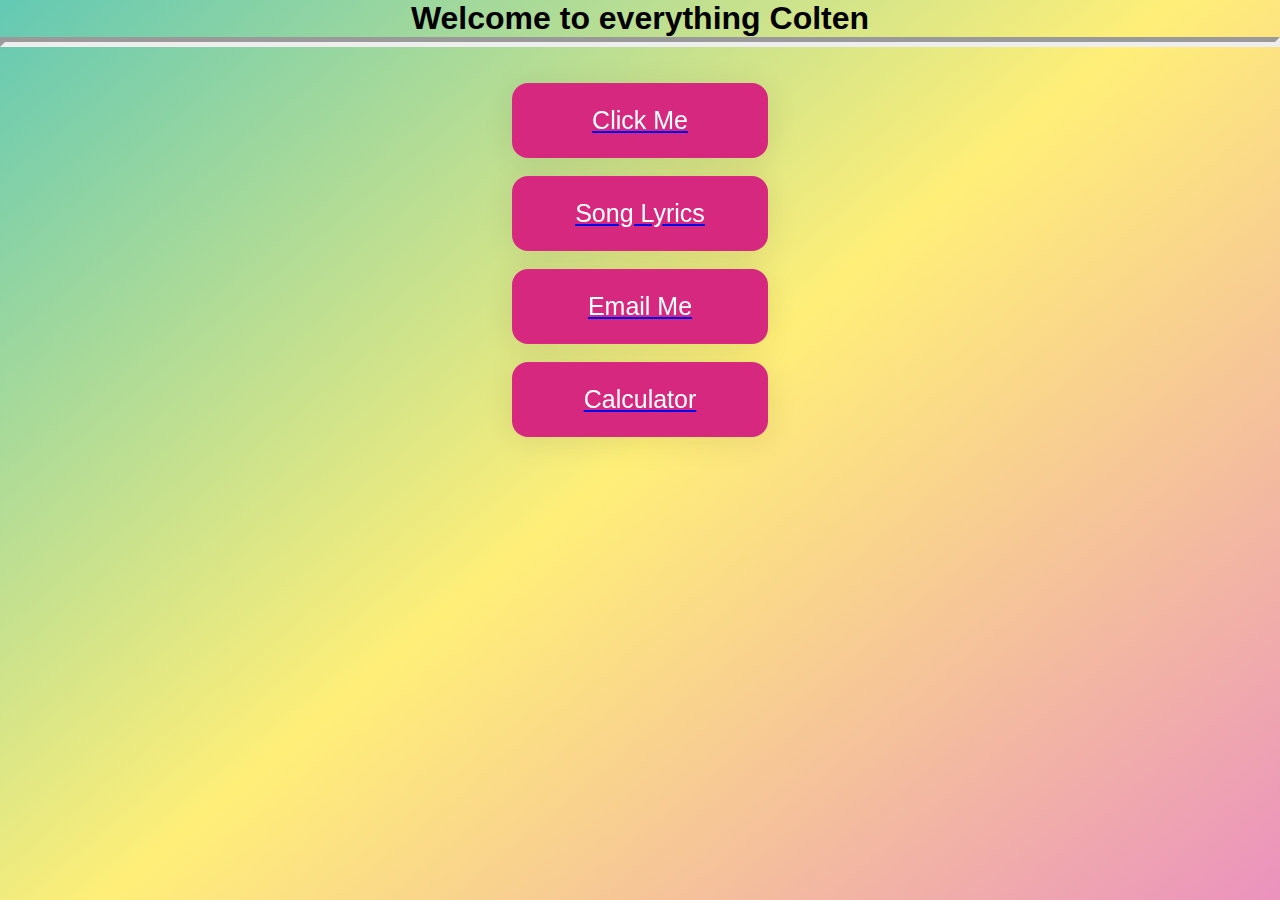
<file: index.html>
<!DOCTYPE html>
<html>
    <head>
        <link rel="stylesheet" href="styleindex.css">
        <title>My first website</title>
    </head>
    <body>
        <h1>Welcome to everything Colten</h1>

       <hr>
       <br><br>
       
       
        <section class="calc-buttons">
       <a href="https://www.google.com/"
       target="_blank"
        title="Goes to Google">
       <button class="button">Click Me</button>
       </a>
       <br>
       <a href="lyrics.html"
       target="_blank"
       title="Goes to Respect song lyrics">
       <button class="button">Song Lyrics</button>
       </a>
       <br>
       <a href="mailto:test@fake.com"
       target="_blank"
       title="Emails test@fake.com">
       <button class="button">Email Me</button>
       </a>
       <br>
       <a href="calc.html"
       target="_blank"
       title="Opens Homemade Calculator">
       <button class="button">Calculator</button>
       </a>
        </section>
            </div>

    </body>
</html>
</file>
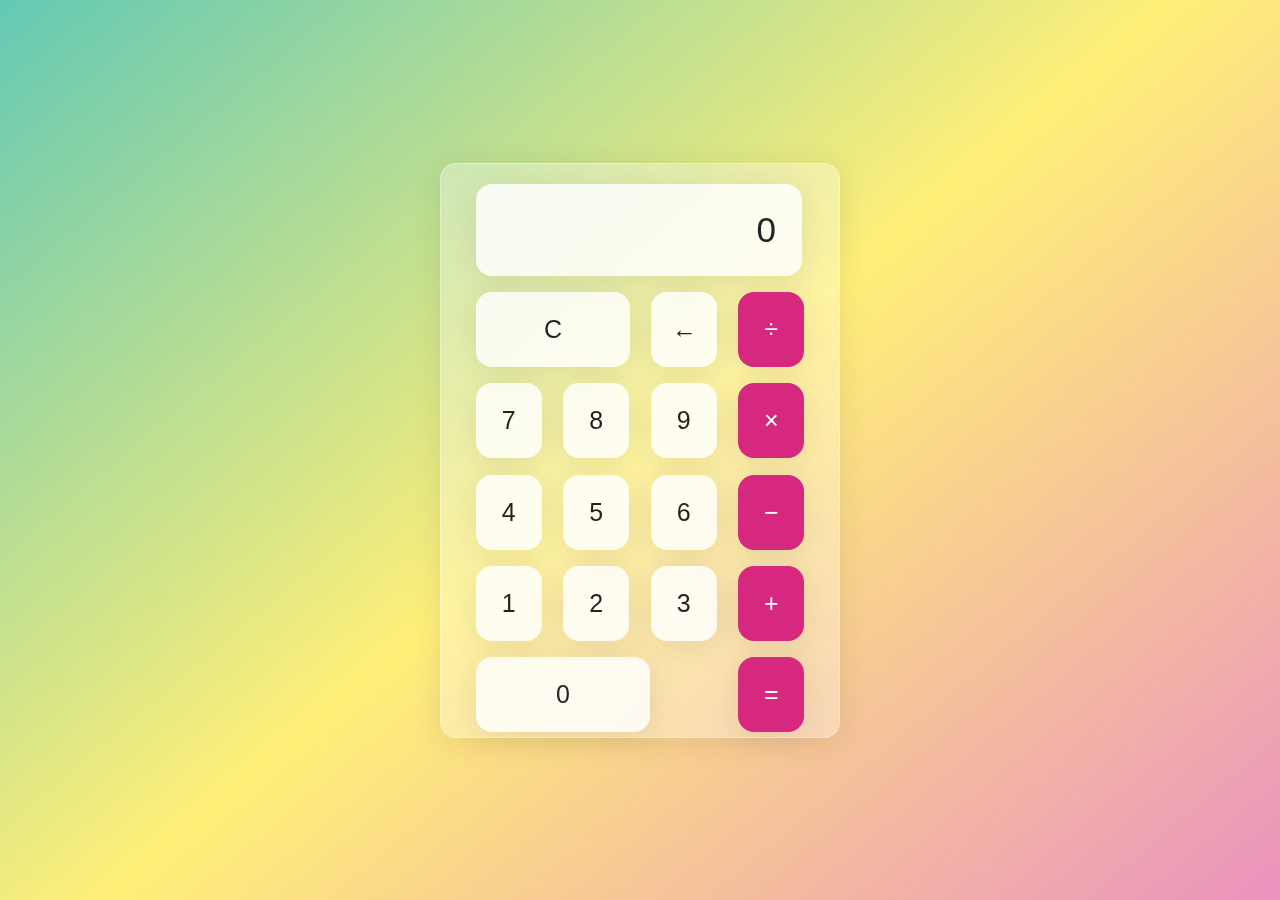
<file: calc.html>
<!DOCTYPE html>
<html lang="en">
<head>
    <meta charset="UTF-8">
    <meta name="viewport" content="width=device-width, initial-scale=1.0">
    <link rel="stylesheet" href="stylecalc.css">
    <title>Calculator</title>
</head>
<body>


    <div class="wrapper">
        <section class="screen">
            0
        </section>

        <section class="calc-buttons">
        <div class="calc-button-row">
            <button class="calc-button double">
                C
            </button>
            <button class="calc-button">
                &larr;
            </button>
            <button class="calc-button">
                &divide;
            </button>
        </div>

        <div class="calc-button-row">
            <button class="calc-button">
                7
            </button>
            <button class="calc-button">
                8
            </button>
            <button class="calc-button">
                9
            </button>
            <button class="calc-button">
                &times;
            </button>
        </div>

        <div class="calc-button-row">
            <button class="calc-button">
                4
            </button>
            <button class="calc-button">
                5
            </button>
            <button class="calc-button">
                6
            </button>
            <button class="calc-button">
                &minus;
            </button>
        </div>

        <div class="calc-button-row">
            <button class="calc-button">
                1
            </button>
            <button class="calc-button">
                2
            </button>
            <button class="calc-button">
                3
            </button>
            <button class="calc-button">
                &plus;
            </button>
        </div>

        <div class="calc-button-row">
            <button class="calc-button triple">
                0
            </button>
            <button class="calc-button">
                &equals;
            </button>
        </div>
         </section>
    </div>






    <script src="script.js"></script>
</body>
</html>
</file>
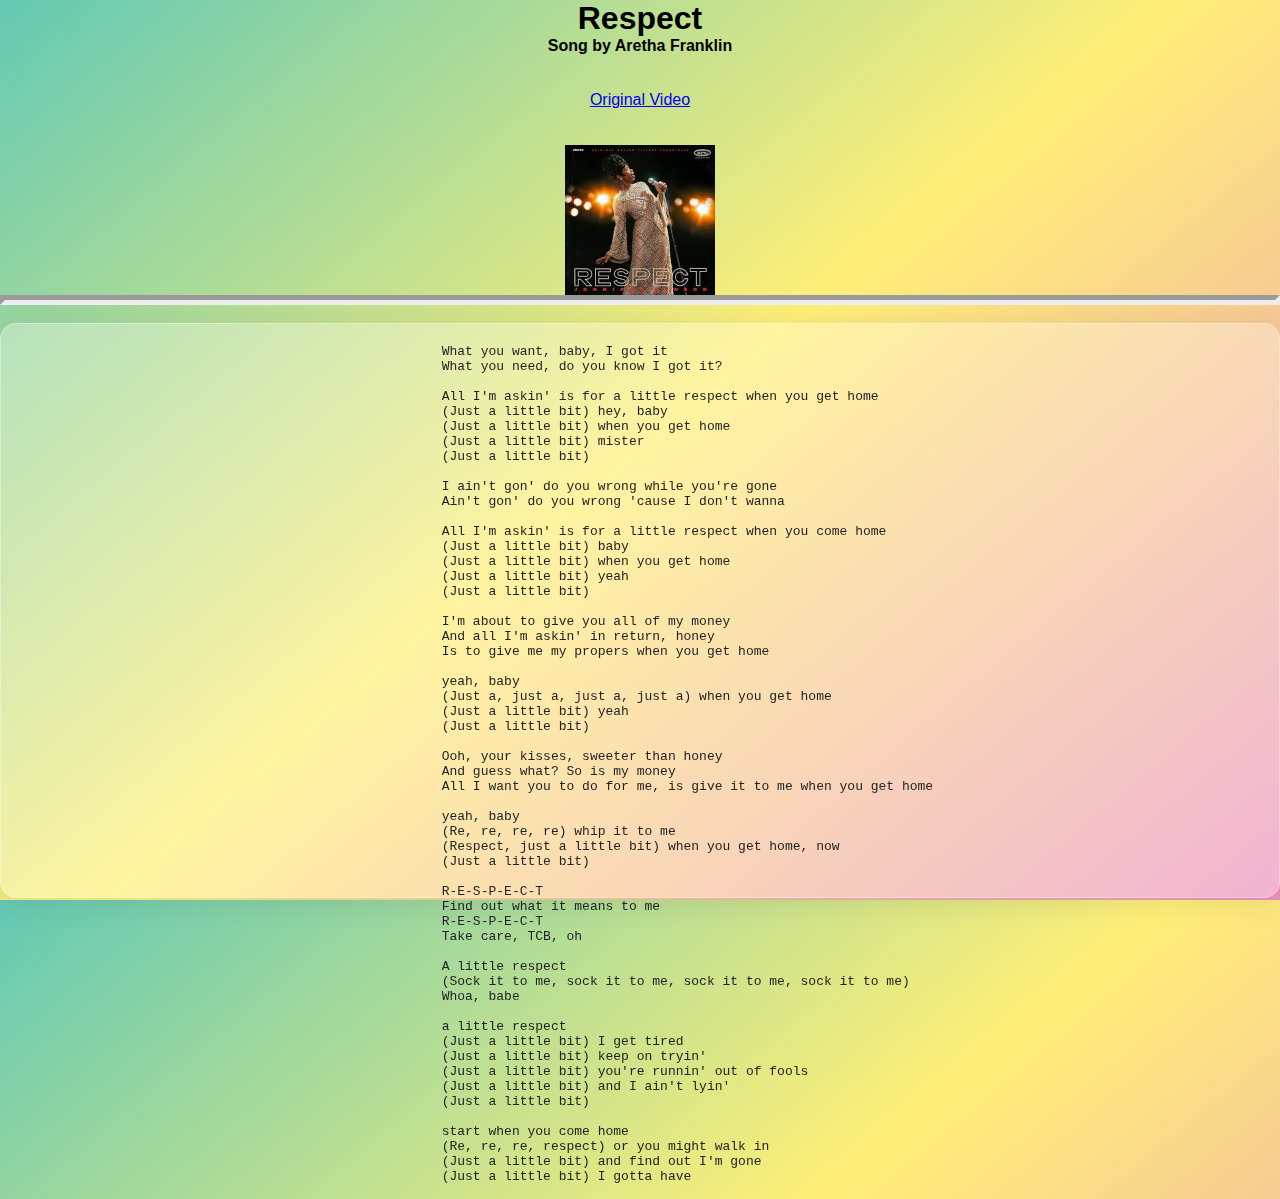
<file: lyrics.html>
<!DOCTYPE html>
<html>
    <head>
        <link rel="stylesheet" href="lyrics.css">
        <title>My song lyrics</title>
    </head>
    <body>
        <h1 class="intro" >Respect</h1>


        <h4 class="intro">Song by Aretha Franklin</h4>


        <br><br>

        <a class="intro" href="https://www.youtube.com/watch?v=6FOUqQt3Kg0"
        target="_blank"
        title="Link to original of Respect.">
            Original Video
        </a>


        <br><br>


        <a class="intro" href="https://www.youtube.com/watch?v=6FOUqQt3Kg0"
        target="_blank"
        title="The album cover of respect by Aretha Franklin.">
        <img src="images/Web5Pic3.png"
        height="150"
        width="150"
        alt="This is a picture of Aretha Franklin.">
        </a>


        <hr>
        <br>
        <pre class="body">
                                                    What you want, baby, I got it
                                                    What you need, do you know I got it?

                                                    All I'm askin' is for a little respect when you get home
                                                    (Just a little bit) hey, baby
                                                    (Just a little bit) when you get home
                                                    (Just a little bit) mister
                                                    (Just a little bit)

                                                    I ain't gon' do you wrong while you're gone
                                                    Ain't gon' do you wrong 'cause I don't wanna

                                                    All I'm askin' is for a little respect when you come home
                                                    (Just a little bit) baby
                                                    (Just a little bit) when you get home
                                                    (Just a little bit) yeah
                                                    (Just a little bit)

                                                    I'm about to give you all of my money
                                                    And all I'm askin' in return, honey
                                                    Is to give me my propers when you get home

                                                    yeah, baby
                                                    (Just a, just a, just a, just a) when you get home
                                                    (Just a little bit) yeah
                                                    (Just a little bit)

                                                    Ooh, your kisses, sweeter than honey
                                                    And guess what? So is my money
                                                    All I want you to do for me, is give it to me when you get home

                                                    yeah, baby
                                                    (Re, re, re, re) whip it to me
                                                    (Respect, just a little bit) when you get home, now
                                                    (Just a little bit)

                                                    R-E-S-P-E-C-T
                                                    Find out what it means to me
                                                    R-E-S-P-E-C-T
                                                    Take care, TCB, oh

                                                    A little respect
                                                    (Sock it to me, sock it to me, sock it to me, sock it to me)
                                                    Whoa, babe

                                                    a little respect
                                                    (Just a little bit) I get tired
                                                    (Just a little bit) keep on tryin'
                                                    (Just a little bit) you're runnin' out of fools
                                                    (Just a little bit) and I ain't lyin'
                                                    (Just a little bit)

                                                    start when you come home
                                                    (Re, re, re, respect) or you might walk in
                                                    (Just a little bit) and find out I'm gone
                                                    (Just a little bit) I gotta have
        </pre>



    </body>

</html>
</file>
<file: styleindex.css>
html{
    box-sizing: border-box;
    height: 100%;
}

*,
*::before,
*::after{
    box-sizing: inherit;
    margin: 0;
    padding: 0;
}

h1{
    align-items: center;
    display: flex;
    font-family: 'Dosis', sans-serif;
    font-display: swap;
    height: inherit;
    justify-content: center;
}

hr{
    border-width: 5px;
}


body{
    background: linear-gradient(320deg, #eb92be, #ffef78, #63c9b4);
}


a{
    align-items: center;
    display: flex;
    font-family: 'Dosis', sans-serif;
    font-display: swap;
    height: inherit;
    justify-content: center;
}


.wrapper{
    backdrop-filter: blur(5.5px);
    -webkit-backdrop-filter: blur(5.5px);
    border-radius: 16px;
    box-shadow: 0 4px 30px rgba(35, 35, 35, 0.1);
    color: #232323;
    backdrop-filter: blur(4px);
    -webkit-backdrop-filter: blur(4px);
    background: rgba(255, 255, 255, 0.30);
    border: 1px solid rgba(255, 255, 255, 0.34);
    flex-basis: 400px;
    height: 575px;
    padding: 20px 35px;
}


.screen{
    backdrop-filter: blur(5.5px);
    -webkit-backdrop-filter: blur(5.5px);
    background: rgba(255, 255, 255, 0.75);
    border: 1px solid rgba(255, 255, 255, 0.01);
    border-radius: 16px;
    box-shadow: 0 4px 30px rgba(35, 35, 35, 0.1);
    color: #232323;
    font-size: 35px;
    overflow: auto;
    padding: 25px;
    text-align: right;
    width: 326px;
}


.calc-button-row{
    display: flex;
    justify-content: space-between;
    margin: 5% 0;
}


.button{
    backdrop-filter: blur(5.5px);
    -webkit-backdrop-filter: blur(5.5px);
    background: rgba(255, 255, 255, 0.75);
    border: 1px solid rgba(255, 255, 255, 0.01);
    border-radius: 16px;
    box-shadow: 0 4px 30px rgba(35, 35, 35, 0.1);
    color: #232323;
    flex-basis: 20%;
    font-family: inherit;
    font-size: 25px;
    height: 75px;
}


.button:last-child{
    backdrop-filter: blur(5.5px);
    -webkit-backdrop-filter: blur(5.5px);
    background: rgba(255, 255, 255, 0.75);
    border: 1px solid rgba(255, 255, 255, 0.01);
    border-radius: 16px;
    box-shadow: 0 4px 30px rgba(35, 35, 35, 0.1);
    color: #fff;
    background: #d72880;
}


.button:last-child:hover{
    background-color: inherit;
    color: inherit;
}


.button:hover{
    background-color: inherit;
}


.button:active{
    background-color: #ffef78;
}
</file>
<file: stylecalc.css>
html{
    box-sizing: border-box;
    height: 100%;
}

*,
*::before,
*::after{
    box-sizing: inherit;
    margin: 0;
    padding: 0;
}


body{
    align-items: center;
    background: linear-gradient(320deg, #eb92be, #ffef78, #63c9b4);
    display: flex;
    font-family: 'Dosis', sans-serif;
    font-display: swap;
    height: inherit;
    justify-content: center;
}


.wrapper{
    backdrop-filter: blur(5.5px);
    -webkit-backdrop-filter: blur(5.5px);
    border-radius: 16px;
    box-shadow: 0 4px 30px rgba(35, 35, 35, 0.1);
    color: #232323;
    backdrop-filter: blur(4px);
    -webkit-backdrop-filter: blur(4px);
    background: rgba(255, 255, 255, 0.30);
    border: 1px solid rgba(255, 255, 255, 0.34);
    flex-basis: 400px;
    height: 575px;
    padding: 20px 35px;
}


.screen{
    backdrop-filter: blur(5.5px);
    -webkit-backdrop-filter: blur(5.5px);
    background: rgba(255, 255, 255, 0.75);
    border: 1px solid rgba(255, 255, 255, 0.01);
    border-radius: 16px;
    box-shadow: 0 4px 30px rgba(35, 35, 35, 0.1);
    color: #232323;
    font-size: 35px;
    overflow: auto;
    padding: 25px;
    text-align: right;
    width: 326px;
}


.calc-button-row{
    display: flex;
    justify-content: space-between;
    margin: 5% 0;
}


.calc-button{
    backdrop-filter: blur(5.5px);
    -webkit-backdrop-filter: blur(5.5px);
    background: rgba(255, 255, 255, 0.75);
    border: 1px solid rgba(255, 255, 255, 0.01);
    border-radius: 16px;
    box-shadow: 0 4px 30px rgba(35, 35, 35, 0.1);
    color: #232323;
    flex-basis: 20%;
    font-family: inherit;
    font-size: 25px;
    height: 75px;
}


.calc-button:last-child{
    backdrop-filter: blur(5.5px);
    -webkit-backdrop-filter: blur(5.5px);
    background: rgba(255, 255, 255, 0.75);
    border: 1px solid rgba(255, 255, 255, 0.01);
    border-radius: 16px;
    box-shadow: 0 4px 30px rgba(35, 35, 35, 0.1);
    color: #fff;
    background: #d72880;
}


.calc-button:last-child:hover{
    background-color: inherit;
    color: inherit;
}


.calc-button:hover{
    background-color: inherit;
}


.calc-button:active{
    background-color: #ffef78;
}


.double{
    flex-basis: 47%;
}


.triple{
    flex-basis: 53%;
}
</file>
<file: lyrics.css>
html{
    box-sizing: border-box;
    height: 100%;
}

*,
*::before,
*::after{
    box-sizing: inherit;
    margin: 0;
    padding: 0;
}

h1{
    align-items: center;
    display: flex;
    font-family: 'Dosis', sans-serif;
    font-display: swap;
    height: inherit;
    justify-content: center;
}

hr{
    border-width: 5px;
}


body{
    background: linear-gradient(320deg, #eb92be, #ffef78, #63c9b4);
}


.intro{
    align-items: center;
    display: flex;
    font-family: 'Dosis', sans-serif;
    font-display: swap;
    height: inherit;
    justify-content: center;
}


.body{
    backdrop-filter: blur(5.5px);
    -webkit-backdrop-filter: blur(5.5px);
    border-radius: 16px;
    box-shadow: 0 4px 30px rgba(35, 35, 35, 0.1);
    color: #232323;
    backdrop-filter: blur(4px);
    -webkit-backdrop-filter: blur(4px);
    background: rgba(255, 255, 255, 0.30);
    border: 1px solid rgba(255, 255, 255, 0.34);
    flex-basis: 400px;
    height: 575px;
    padding: 20px 35px;
    align-items: center;
    justify-content: center;
}


.screen{
    backdrop-filter: blur(5.5px);
    -webkit-backdrop-filter: blur(5.5px);
    background: rgba(255, 255, 255, 0.75);
    border: 1px solid rgba(255, 255, 255, 0.01);
    border-radius: 16px;
    box-shadow: 0 4px 30px rgba(35, 35, 35, 0.1);
    color: #232323;
    font-size: 35px;
    overflow: auto;
    padding: 25px;
    text-align: right;
    width: 326px;
}


.calc-button-row{
    display: flex;
    justify-content: space-between;
    margin: 5% 0;
}


.button{
    backdrop-filter: blur(5.5px);
    -webkit-backdrop-filter: blur(5.5px);
    background: rgba(255, 255, 255, 0.75);
    border: 1px solid rgba(255, 255, 255, 0.01);
    border-radius: 16px;
    box-shadow: 0 4px 30px rgba(35, 35, 35, 0.1);
    color: #232323;
    flex-basis: 20%;
    font-family: inherit;
    font-size: 25px;
    height: 75px;
}


.button:last-child{
    backdrop-filter: blur(5.5px);
    -webkit-backdrop-filter: blur(5.5px);
    background: rgba(255, 255, 255, 0.75);
    border: 1px solid rgba(255, 255, 255, 0.01);
    border-radius: 16px;
    box-shadow: 0 4px 30px rgba(35, 35, 35, 0.1);
    color: #fff;
    background: #d72880;
}


.button:last-child:hover{
    background-color: inherit;
    color: inherit;
}


.button:hover{
    background-color: inherit;
}


.button:active{
    background-color: #ffef78;
}
</file>
